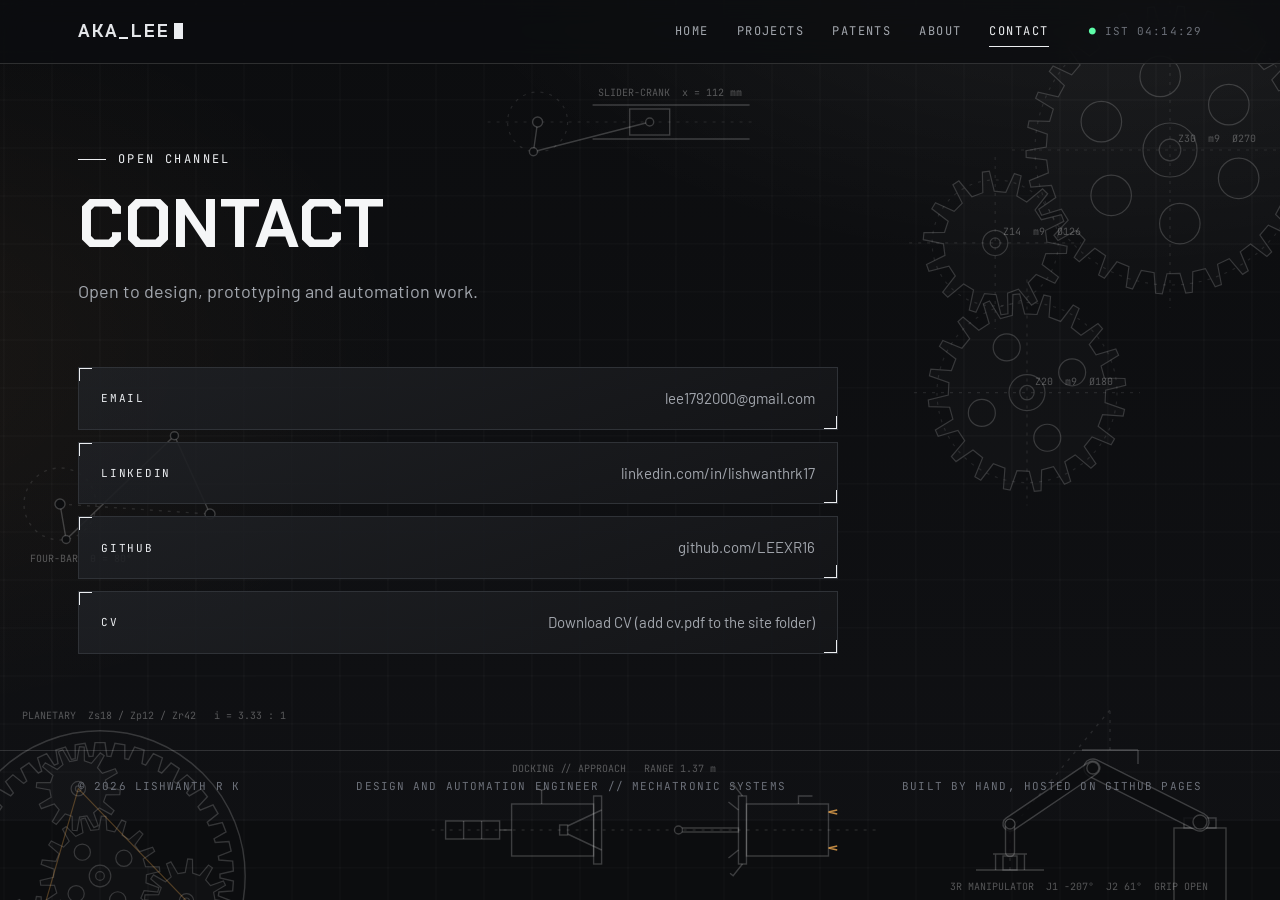
<file: contact.html>
<!DOCTYPE html>
<html lang="en">
<head>
<meta charset="utf-8">
<meta name="viewport" content="width=device-width, initial-scale=1">
<title>Contact // Lishwanth R K</title>
<link rel="preconnect" href="https://fonts.googleapis.com">
<link href="https://fonts.googleapis.com/css2?family=Barlow:wght@400;500&family=Chakra+Petch:wght@500;600;700&family=JetBrains+Mono:wght@400;500&display=swap" rel="stylesheet">
<link rel="stylesheet" href="css/style.css">
</head>
<body data-page="contact">
<canvas id="bg"></canvas><div id="glow"></div>
<div id="nav"></div>

<main>
  <section class="page-head">
    <div class="wrap">
      <div class="eyebrow">Open channel</div>
      <h1>Contact</h1>
      <p class="lead">Open to design, prototyping and automation work.</p>
    </div>
  </section>
  <section style="padding-top:20px">
    <div class="wrap"><div class="links" id="c-links" style="max-width:760px"></div></div>
  </section>
</main>

<div id="foot"></div>
<script src="data/content.js"></script>
<script src="js/main.js"></script>
</body>
</html>
</file>
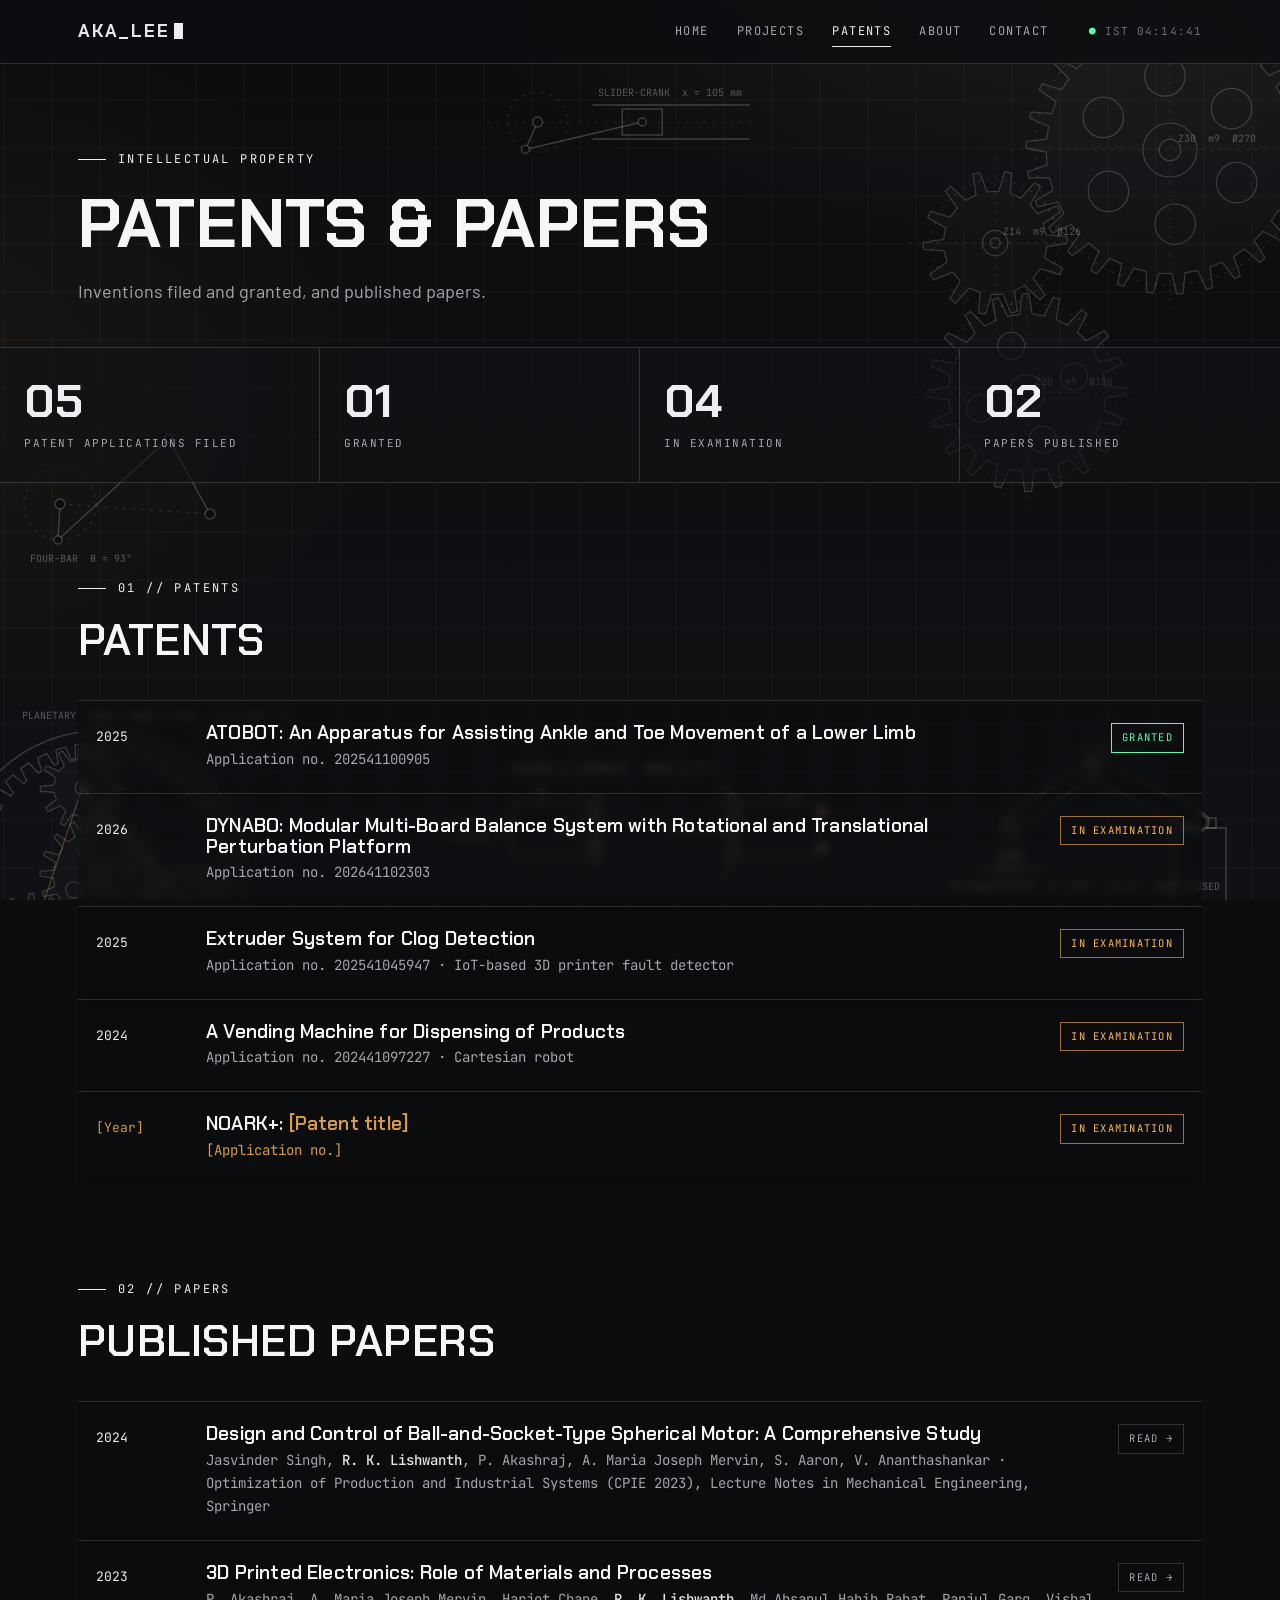
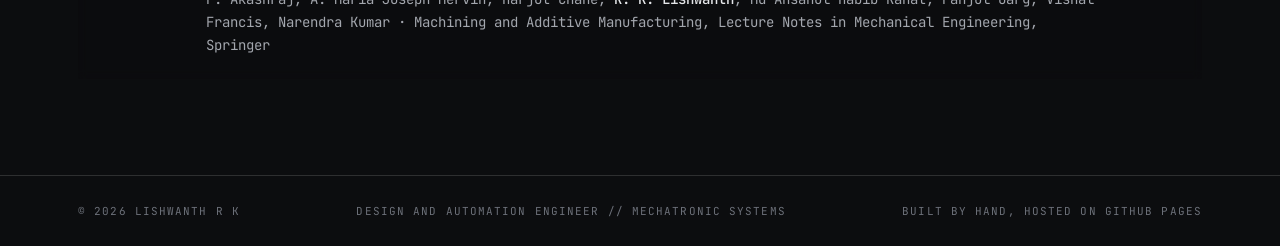
<file: publications.html>
<!DOCTYPE html>
<html lang="en">
<head>
<meta charset="utf-8">
<meta name="viewport" content="width=device-width, initial-scale=1">
<title>Patents and Papers // Lishwanth R K</title>
<link rel="preconnect" href="https://fonts.googleapis.com">
<link href="https://fonts.googleapis.com/css2?family=Barlow:wght@400;500&family=Chakra+Petch:wght@500;600;700&family=JetBrains+Mono:wght@400;500&display=swap" rel="stylesheet">
<link rel="stylesheet" href="css/style.css">
</head>
<body data-page="publications">
<canvas id="bg"></canvas><div id="glow"></div>
<div id="nav"></div>

<main>
  <section class="page-head">
    <div class="wrap">
      <div class="eyebrow">Intellectual property</div>
      <h1>Patents &amp; Papers</h1>
      <p class="lead">Inventions filed and granted, and published papers.</p>
    </div>
  </section>
  <div class="stats" id="pb-stats"></div>
  <section>
    <div class="wrap">
      <div class="eyebrow">01 // Patents</div>
      <h2 class="rv">Patents</h2>
      <div id="pb-patents"></div>
    </div>
  </section>
  <section style="padding-top:0">
    <div class="wrap">
      <div class="eyebrow">02 // Papers</div>
      <h2 class="rv">Published papers</h2>
      <div id="pb-papers"></div>
    </div>
  </section>
</main>

<div id="foot"></div>
<script src="data/content.js"></script>
<script src="js/main.js"></script>
</body>
</html>
</file>
<file: css/style.css>
/* ===== Tokens: change colours and fonts here ===== */
:root {
  --bg: #0c0d0f;
  --bg-2: #121316;
  --panel: #18191c;
  --panel-2: #1f2125;
  --line: #2f3237;
  --line-soft: rgba(255, 255, 255, 0.14);
  --accent: #eceef1;
  --accent-dim: #9499a1;
  --amber: #ffb454;
  --green: #5dfca8;
  --text: #e4e6e9;
  --dim: #a3a7ae;
  --mute: #6c7079;
  --display: "Chakra Petch", sans-serif;
  --body: "Barlow", sans-serif;
  --mono: "JetBrains Mono", monospace;
  --ease: cubic-bezier(0.16, 1, 0.3, 1);
}

*, *::before, *::after { box-sizing: border-box; margin: 0; padding: 0; }
html { scroll-behavior: smooth; background: #0c0d0f; }
body {
  background:
    radial-gradient(1100px 600px at 85% -10%, rgba(255, 255, 255, 0.07), transparent 60%),
    radial-gradient(900px 600px at -10% 40%, rgba(255, 180, 84, 0.05), transparent 60%),
    linear-gradient(180deg, var(--bg) 0%, #101114 100%);
  background-attachment: fixed;
  color: var(--text);
  font-family: var(--body);
  font-size: 16px;
  line-height: 1.65;
  overflow-x: hidden;
  opacity: 0;
  transition: opacity 0.35s ease;
}
body.ready { opacity: 1; }
body.leaving { opacity: 0; transition-duration: 0.18s; }
a { color: inherit; text-decoration: none; }
img { display: block; max-width: 100%; }
::selection { background: var(--accent); color: var(--bg); }
::-webkit-scrollbar { width: 6px; }
::-webkit-scrollbar-track { background: var(--bg); }
::-webkit-scrollbar-thumb { background: var(--accent-dim); }

#bg { position: fixed; inset: 0; width: 100%; height: 100%; z-index: 0; pointer-events: none; }
#glow {
  position: fixed; width: 520px; height: 520px; border-radius: 50%; z-index: 0; pointer-events: none;
  background: radial-gradient(circle, rgba(255, 255, 255, 0.09), transparent 65%);
  transform: translate(-50%, -50%); left: -999px; top: -999px;
}
main, footer { position: relative; z-index: 1; }
.wrap { max-width: 1180px; margin: 0 auto; padding: 0 28px; }
.todo { color: var(--amber); opacity: 0.85; font-style: normal; }

/* ===== Nav ===== */
.nav {
  position: fixed; top: 0; left: 0; right: 0; z-index: 50; height: 64px;
  background: rgba(12, 13, 15, 0.8); backdrop-filter: blur(14px);
  border-bottom: 1px solid var(--line-soft);
}
.nav .wrap { height: 100%; display: flex; align-items: center; gap: 28px; }
.logo { font-family: var(--display); font-weight: 700; font-size: 18px; letter-spacing: 0.12em; color: var(--text); }
.logo b { color: var(--accent); font-weight: 700; }
.logo i { display: inline-block; width: 9px; height: 16px; margin-left: 4px; background: var(--accent); vertical-align: -2px; animation: blink 1.1s steps(2) infinite; }
.nav-links { display: flex; gap: 4px; margin-left: auto; }
.nav-links a {
  font-family: var(--mono); font-size: 12px; letter-spacing: 0.12em; text-transform: uppercase;
  color: var(--dim); padding: 8px 12px; position: relative; transition: color 0.2s;
}
.nav-links a::after { content: ""; position: absolute; left: 12px; right: 12px; bottom: 2px; height: 1px; background: var(--accent); transform: scaleX(0); transform-origin: left; transition: transform 0.3s var(--ease); }
.nav-links a:hover, .nav-links a.on { color: var(--accent); }
.nav-links a:hover::after, .nav-links a.on::after { transform: scaleX(1); }
.clock { font-family: var(--mono); font-size: 11px; color: var(--mute); letter-spacing: 0.1em; white-space: nowrap; }
.clock b { color: var(--green); font-weight: 400; }
.burger { display: none; background: none; border: 1px solid var(--line); color: var(--accent); font-family: var(--mono); font-size: 12px; padding: 7px 10px; margin-left: auto; cursor: pointer; }
@media (max-width: 900px) {
  .clock { display: none; }
  .burger { display: block; }
  .nav-links { display: none; position: absolute; top: 64px; left: 0; right: 0; flex-direction: column; background: var(--bg-2); border-bottom: 1px solid var(--line); padding: 12px 16px; margin: 0; }
  .nav-links.open { display: flex; }
  .nav-links a { padding: 14px 12px; font-size: 13px; }
}

/* ===== Type ===== */
.eyebrow { font-family: var(--mono); font-size: 12px; letter-spacing: 0.2em; text-transform: uppercase; color: var(--accent); display: flex; align-items: center; gap: 12px; margin-bottom: 18px; }
.eyebrow::before { content: ""; width: 28px; height: 1px; background: var(--accent); }
h1, h2, h3 { font-family: var(--display); font-weight: 600; line-height: 1.08; letter-spacing: 0.01em; color: #f5f6f7; }
h1 { font-size: clamp(40px, 7vw, 84px); font-weight: 700; text-transform: uppercase; }
h2 { font-size: clamp(28px, 4vw, 44px); text-transform: uppercase; margin-bottom: 36px; }
h3 { font-size: 22px; }
.lead { font-size: 18px; color: var(--dim); max-width: 620px; }
section { padding: 96px 0; }
.page-head { padding: 150px 0 40px; }
.page-head h1 { font-size: clamp(36px, 6vw, 68px); margin-bottom: 16px; }

/* ===== Buttons ===== */
.btn {
  display: inline-flex; align-items: center; gap: 10px; font-family: var(--mono); font-size: 12px;
  letter-spacing: 0.14em; text-transform: uppercase; padding: 14px 22px; border: 1px solid var(--accent);
  color: var(--accent); background: rgba(255, 255, 255, 0.04); cursor: pointer; position: relative; overflow: hidden;
  clip-path: polygon(10px 0, 100% 0, 100% calc(100% - 10px), calc(100% - 10px) 100%, 0 100%, 0 10px);
  transition: color 0.25s, background 0.25s;
}
.btn:hover { background: var(--accent); color: var(--bg); }
.btn.solid { background: var(--accent); color: var(--bg); }
.btn.solid:hover { background: transparent; color: var(--accent); }
.btn span { transition: transform 0.25s var(--ease); }
.btn:hover span { transform: translateX(5px); }
.row { display: flex; gap: 14px; flex-wrap: wrap; }

/* ===== HUD panel ===== */
.hud { position: relative; background: linear-gradient(160deg, rgba(31, 33, 37, 0.9), rgba(21, 22, 25, 0.9)); border: 1px solid var(--line); transition: border-color 0.3s, transform 0.35s var(--ease); }
.hud::before, .hud::after { content: ""; position: absolute; width: 14px; height: 14px; border: 2px solid var(--accent); pointer-events: none; transition: width 0.3s var(--ease), height 0.3s var(--ease); z-index: 2; }
.hud::before { top: -1px; left: -1px; border-right: 0; border-bottom: 0; }
.hud::after { bottom: -1px; right: -1px; border-left: 0; border-top: 0; }
.hud:hover { border-color: rgba(255, 255, 255, 0.45); }
.hud:hover::before, .hud:hover::after { width: 26px; height: 26px; }
.scan { overflow: hidden; }
.scan > .beam { position: absolute; left: 0; right: 0; top: -40%; height: 40%; background: linear-gradient(180deg, transparent, rgba(255, 255, 255, 0.10), transparent); pointer-events: none; z-index: 1; }
.scan:hover > .beam { animation: sweep 1.1s linear; }
@keyframes sweep { to { top: 110%; } }

/* ===== Image slots ===== */
.slot {
  position: relative; width: 100%; aspect-ratio: 16 / 10; overflow: hidden; background-color: #131417;
  background-image: repeating-linear-gradient(135deg, rgba(255, 255, 255, 0.05) 0 2px, transparent 2px 14px);
  display: flex; align-items: center; justify-content: center; text-align: center;
}
.slot.wide { aspect-ratio: 21 / 9; }
.slot.tall { aspect-ratio: 4 / 5; }
.slot.sq { aspect-ratio: 1; }
.slot .ph { font-family: var(--mono); font-size: 11px; letter-spacing: 0.08em; color: var(--mute); padding: 12px; line-height: 1.7; }
.slot .ph b { display: block; color: var(--accent-dim); font-weight: 400; letter-spacing: 0.2em; margin-bottom: 4px; }
.slot::before, .slot::after { content: ""; position: absolute; background: rgba(255, 255, 255, 0.12); }
.slot::before { left: 50%; top: 10%; bottom: 10%; width: 1px; }
.slot::after { top: 50%; left: 10%; right: 10%; height: 1px; }
.slot.filled::before, .slot.filled::after { display: none; }
.slot img { position: absolute; inset: 0; width: 100%; height: 100%; object-fit: cover; opacity: 0; transition: opacity 0.6s, transform 0.8s var(--ease); }
.slot.filled img { opacity: 1; }
.slot.filled .ph { display: none; }
.card:hover .slot img { transform: scale(1.05); }

/* ===== Hero ===== */
.hero { min-height: 100vh; padding: 130px 0 60px; display: flex; align-items: center; }
.hero-grid { display: grid; grid-template-columns: 1.15fr 0.85fr; gap: 56px; align-items: center; }
@media (max-width: 960px) { .hero-grid { grid-template-columns: 1fr; } }
.hero h1 { margin-bottom: 20px; }
.hero h1 .l { display: block; overflow: hidden; }
.hero h1 .l > span { display: block; transform: translateY(105%); animation: rise 0.9s var(--ease) forwards; }
.hero h1 .l:nth-child(2) > span { animation-delay: 0.12s; color: transparent; -webkit-text-stroke: 1.5px var(--accent-dim); }
.typed { font-family: var(--mono); font-size: 15px; color: var(--dim); margin-bottom: 22px; min-height: 26px; }
.typed b { color: var(--amber); font-weight: 400; }
.typed i { display: inline-block; width: 8px; height: 16px; background: var(--amber); vertical-align: -2px; margin-left: 3px; animation: blink 0.9s steps(2) infinite; }
.hero .lead { margin-bottom: 32px; }
@keyframes rise { to { transform: translateY(0); } }
@keyframes blink { 50% { opacity: 0; } }

.sim { padding: 18px; }
.sim-head, .sim-foot { white-space: nowrap; display: flex; justify-content: space-between; font-family: var(--mono); font-size: 11px; letter-spacing: 0.12em; color: var(--mute); text-transform: uppercase; }
.sim-head b { color: var(--green); font-weight: 400; }
.sim svg { width: 100%; height: auto; display: block; margin: 8px 0; }
.sim-foot { gap: 10px; flex-wrap: wrap; }
.sim-foot span b { color: var(--accent); font-weight: 400; display: inline-block; min-width: 58px; }

/* ===== Stats ===== */
.stats { display: grid; grid-template-columns: repeat(4, 1fr); border-top: 1px solid var(--line-soft); border-bottom: 1px solid var(--line-soft); background: rgba(18, 19, 22, 0.6); }
.stat { padding: 30px 24px; border-right: 1px solid var(--line-soft); }
.stat:last-child { border-right: 0; }
.stat .n { font-family: var(--display); font-size: 46px; font-weight: 700; color: var(--accent); line-height: 1; }
.stat .k { font-family: var(--mono); font-size: 11px; letter-spacing: 0.14em; text-transform: uppercase; color: var(--dim); margin-top: 10px; }
@media (max-width: 700px) { .stats { grid-template-columns: 1fr 1fr; } .stat:nth-child(2) { border-right: 0; } .stat:nth-child(-n + 2) { border-bottom: 1px solid var(--line-soft); } }

/* ===== Ticker ===== */
.ticker { overflow: hidden; border-bottom: 1px solid var(--line-soft); padding: 14px 0; }
.ticker-track { display: flex; width: max-content; animation: slide 34s linear infinite; }
.ticker:hover .ticker-track { animation-play-state: paused; }
.ticker a { font-family: var(--mono); font-size: 12px; letter-spacing: 0.14em; text-transform: uppercase; color: var(--dim); padding: 0 28px; display: flex; align-items: center; gap: 10px; white-space: nowrap; transition: color 0.2s; }
.ticker a:hover { color: var(--accent); }
@keyframes slide { to { transform: translateX(-50%); } }
.dot { width: 7px; height: 7px; border-radius: 50%; background: var(--green); box-shadow: 0 0 8px var(--green); flex-shrink: 0; animation: pulse 2s ease-in-out infinite; }
.dot.design { background: var(--amber); box-shadow: 0 0 8px var(--amber); }
.dot.built { background: var(--accent); box-shadow: 0 0 8px var(--accent); }
@keyframes pulse { 50% { opacity: 0.35; } }

/* ===== Grids and cards ===== */
.two { display: grid; grid-template-columns: 0.8fr 1.2fr; gap: 56px; align-items: start; }
@media (max-width: 860px) { .two { grid-template-columns: 1fr; gap: 36px; } }
.prose p { color: var(--dim); margin-bottom: 16px; font-size: 17px; }
.grid { display: grid; grid-template-columns: repeat(auto-fill, minmax(320px, 1fr)); gap: 22px; }
.card { display: flex; flex-direction: column; will-change: transform; }
.card-body { padding: 22px 22px 24px; display: flex; flex-direction: column; gap: 12px; flex: 1; }
.card-meta { display: flex; justify-content: space-between; align-items: center; font-family: var(--mono); font-size: 11px; letter-spacing: 0.12em; text-transform: uppercase; color: var(--mute); }
.card-meta .st { display: flex; align-items: center; gap: 8px; color: var(--dim); }
.card h3 { transition: color 0.25s; }
.card:hover h3 { color: var(--accent); }
.card .full { font-family: var(--mono); font-size: 12px; color: var(--accent-dim); margin-top: -6px; }
.card p { color: var(--dim); font-size: 15px; }
.tags { display: flex; flex-wrap: wrap; gap: 6px; margin-top: auto; padding-top: 6px; }
.tag { font-family: var(--mono); font-size: 10px; letter-spacing: 0.1em; text-transform: uppercase; padding: 4px 8px; border: 1px solid var(--line); color: var(--dim); }
.tag.grp { border-color: rgba(255, 180, 84, 0.5); color: var(--amber); }
.more { font-family: var(--mono); font-size: 11px; letter-spacing: 0.14em; text-transform: uppercase; color: var(--accent); }

.filters { display: flex; flex-wrap: wrap; gap: 8px; margin-bottom: 32px; }
.filters button { font-family: var(--mono); font-size: 11px; letter-spacing: 0.12em; text-transform: uppercase; padding: 9px 14px; background: transparent; border: 1px solid var(--line); color: var(--dim); cursor: pointer; transition: all 0.2s; }
.filters button:hover { color: var(--accent); border-color: var(--accent-dim); }
.filters button.on { background: var(--accent); border-color: var(--accent); color: var(--bg); }
.card.hide { display: none; }
.grid.four { grid-template-columns: repeat(4, minmax(0, 1fr)); }
@media (max-width: 1100px) { .grid.four { grid-template-columns: repeat(2, minmax(0, 1fr)); } }
@media (max-width: 620px) { .grid.four { grid-template-columns: 1fr; } }
.tk { width: 6px; height: 6px; background: var(--accent-dim); transform: rotate(45deg); flex-shrink: 0; }

.domains { display: grid; grid-template-columns: repeat(auto-fit, minmax(230px, 1fr)); gap: 22px; }
.domain { padding: 26px 24px; }
.domain .idx { font-family: var(--mono); font-size: 11px; color: var(--amber); letter-spacing: 0.16em; }
.domain h3 { margin: 10px 0 14px; font-size: 20px; }
.domain li { list-style: none; color: var(--dim); font-size: 14.5px; padding: 5px 0 5px 18px; position: relative; }
.domain li::before { content: ""; position: absolute; left: 0; top: 14px; width: 8px; height: 1px; background: var(--accent); }

/* ===== Project detail ===== */
.crumb { font-family: var(--mono); font-size: 11px; letter-spacing: 0.14em; text-transform: uppercase; color: var(--mute); margin-bottom: 22px; }
.crumb a:hover { color: var(--accent); }
.detail-meta { display: flex; flex-wrap: wrap; gap: 10px 18px; align-items: center; margin: 18px 0 34px; font-family: var(--mono); font-size: 12px; letter-spacing: 0.1em; text-transform: uppercase; color: var(--dim); }
.detail-meta .st { display: flex; align-items: center; gap: 8px; }
.blocks { display: grid; grid-template-columns: 1.25fr 0.75fr; gap: 40px; margin-top: 48px; align-items: start; }
@media (max-width: 860px) { .blocks { grid-template-columns: 1fr; } }
.block { margin-bottom: 34px; }
.block h3 { font-size: 15px; font-family: var(--mono); font-weight: 400; letter-spacing: 0.18em; text-transform: uppercase; color: var(--accent); margin-bottom: 12px; }
.block p { color: var(--dim); font-size: 17px; }
.spec { padding: 22px; }
.spec h3 { font-size: 13px; font-family: var(--mono); font-weight: 400; letter-spacing: 0.18em; text-transform: uppercase; color: var(--amber); margin-bottom: 12px; }
.spec dl { display: grid; grid-template-columns: 1fr; }
.spec dt { font-family: var(--mono); font-size: 10.5px; letter-spacing: 0.14em; text-transform: uppercase; color: var(--mute); padding-top: 12px; border-top: 1px solid var(--line-soft); }
.spec dd { color: var(--text); font-size: 14.5px; padding: 3px 0 12px; }
.spec dt:first-of-type { border-top: 0; padding-top: 0; }
.gallery { display: grid; grid-template-columns: repeat(3, 1fr); gap: 14px; }
@media (max-width: 700px) { .gallery { grid-template-columns: 1fr 1fr; } }
.pager { display: flex; justify-content: space-between; gap: 16px; margin-top: 56px; padding-top: 28px; border-top: 1px solid var(--line-soft); }
.pager a { font-family: var(--display); font-size: 20px; color: var(--text); transition: color 0.2s; }
.pager a small { display: block; font-family: var(--mono); font-size: 10.5px; letter-spacing: 0.16em; text-transform: uppercase; color: var(--mute); }
.pager a:hover { color: var(--accent); }
.pager a:last-child { text-align: right; }

/* ===== Lists (publications, timeline, links) ===== */
.list-row { display: grid; grid-template-columns: 90px 1fr auto; gap: 20px; align-items: start; padding: 22px 0; border-top: 1px solid var(--line-soft); transition: padding-left 0.3s var(--ease), background 0.3s; }
.list-row:hover { padding-left: 12px; background: rgba(255, 255, 255, 0.03); }
.list-row .yr { font-family: var(--mono); font-size: 13px; color: var(--accent); padding-top: 3px; }
.list-row h3 { font-size: 19px; margin-bottom: 4px; }
.list-row p { font-size: 14px; color: var(--dim); font-family: var(--mono); }
.pill { font-family: var(--mono); font-size: 10.5px; letter-spacing: 0.12em; text-transform: uppercase; padding: 5px 10px; border: 1px solid var(--line); color: var(--dim); white-space: nowrap; }
.pill.granted { border-color: var(--green); color: var(--green); }
.pill.examination { border-color: rgba(255, 180, 84, 0.6); color: var(--amber); }
@media (max-width: 640px) { .list-row { grid-template-columns: 1fr; gap: 6px; } }
.links { display: grid; gap: 12px; }
.link { display: flex; justify-content: space-between; gap: 16px; align-items: center; padding: 18px 22px; }
.link .k { font-family: var(--mono); font-size: 11px; letter-spacing: 0.16em; text-transform: uppercase; color: var(--accent); }
.link .v { color: var(--dim); font-size: 15px; text-align: right; word-break: break-word; }

.cta { text-align: center; padding: 110px 0; }
.cta h2 { font-size: clamp(32px, 6vw, 64px); margin-bottom: 18px; }
.cta .lead { margin: 0 auto 30px; }
.cta .row { justify-content: center; }

footer { border-top: 1px solid var(--line-soft); padding: 26px 0; }
footer .wrap { display: flex; justify-content: space-between; flex-wrap: wrap; gap: 10px; font-family: var(--mono); font-size: 11px; letter-spacing: 0.1em; color: var(--mute); text-transform: uppercase; }

/* ===== Reveal ===== */
.rv { opacity: 0; transform: translateY(26px); transition: opacity 0.8s var(--ease), transform 0.8s var(--ease); }
.rv.in { opacity: 1; transform: none; }

/* ===== Boot overlay ===== */
#boot { position: fixed; inset: 0; z-index: 100; background: var(--bg); display: flex; align-items: center; justify-content: center; transition: opacity 0.45s, visibility 0.45s; cursor: pointer; }
#boot.done { opacity: 0; visibility: hidden; }
#boot pre { font-family: var(--mono); font-size: 13px; line-height: 2; color: var(--accent); min-width: 280px; white-space: pre-wrap; }
#boot pre b { color: var(--green); font-weight: 400; }

@media (prefers-reduced-motion: reduce) {
  *, *::before, *::after { animation: none !important; transition-duration: 0.01ms !important; }
  .rv { opacity: 1; transform: none; }
  .hero h1 .l > span { transform: none; }
}

/* ===== Process (design, fabricate, prototype) ===== */
.flow { height: 2px; margin-bottom: 22px; background: linear-gradient(90deg, transparent, var(--accent), transparent) no-repeat; background-size: 28% 100%; background-color: var(--line); animation: flow 3.2s linear infinite; }
@keyframes flow { from { background-position: -40% 0; } to { background-position: 140% 0; } }
.process { display: grid; grid-template-columns: repeat(4, 1fr); gap: 22px; }
@media (max-width: 1040px) { .process { grid-template-columns: 1fr 1fr; } }
@media (max-width: 560px) { .process { grid-template-columns: 1fr; } }
.step { padding: 28px 26px; }
.step .num { font-family: var(--display); font-size: 54px; font-weight: 700; line-height: 1; color: transparent; -webkit-text-stroke: 1px var(--accent-dim); }
.step h3 { margin: 14px 0 10px; text-transform: uppercase; }
.step p { color: var(--dim); font-size: 15.5px; }
.step .flag { display: inline-block; margin-top: 14px; }
.step.key { border-color: rgba(255, 180, 84, 0.45); }
.step.key .num { -webkit-text-stroke-color: var(--amber); }

/* ===== Drill-bit cursor ===== */
html.gc, html.gc * { cursor: none !important; }
#tool-cursor { position: fixed; left: 0; top: 0; width: 0; height: 0; z-index: 200; pointer-events: none; opacity: 0; transition: opacity 0.2s; will-change: transform; }
#tool-cursor.on { opacity: 1; }
#tool-cursor .gs { transform-origin: 0 0; transition: transform 0.25s var(--ease); }
#tool-cursor.hot .gs { transform: scale(1.18); }
#tool-cursor.down .gs { transform: translate(-2px, -3px); }
#tool-cursor.hot.down .gs { transform: scale(1.18) translate(-2px, -3px); }
#tool-cursor .bt { fill: rgba(12, 13, 15, 0.85); stroke: #eceef1; stroke-width: 1.2; stroke-linejoin: round; }
#tool-cursor .bl { fill: none; stroke: rgba(236, 238, 241, 0.5); stroke-width: 1; }
#tool-cursor .bk { fill: #17181b; stroke: none; }
#tool-cursor .bf { fill: rgba(236, 238, 241, 0.14); stroke: none; transition: fill 0.2s; }
#tool-cursor .gv { fill: rgba(12, 13, 15, 0.92); stroke: rgba(236, 238, 241, 0.85); stroke-width: 1; stroke-linejoin: round; transition: stroke 0.2s; }
#tool-cursor .bo { fill: none; stroke: #eceef1; stroke-width: 1.3; stroke-linejoin: round; transition: stroke 0.2s; }
#tool-cursor.hot .bf { fill: rgba(255, 180, 84, 0.2); }
#tool-cursor.hot .gv { stroke: rgba(255, 180, 84, 0.9); }
#tool-cursor.hot .bo { stroke: #ffb454; }

/* ===== Cursor: no torch glow, high-contrast drill ===== */
#glow { display: none !important; }
#tool-cursor svg { filter: drop-shadow(0 0 1px #000) drop-shadow(0 1px 2px rgba(0, 0, 0, 0.9)); }
#tool-cursor .bt { fill: #8f949c; stroke: #ffffff; stroke-width: 1.3; }
#tool-cursor .bl { stroke: rgba(255, 255, 255, 0.9); }
#tool-cursor .bf { fill: #c9cdd3; }
#tool-cursor .gv { fill: #08090a; stroke: #ffffff; stroke-width: 1; }
#tool-cursor .bo { stroke: #ffffff; stroke-width: 1.5; }
#tool-cursor.hot .bf { fill: #ffc070; }
#tool-cursor.hot .gv { fill: #08090a; stroke: #ffb454; }
#tool-cursor.hot .bo { stroke: #ffb454; }

/* ===== Readability: frosted rows over the moving background ===== */
.list-row { padding: 22px 18px; background: rgba(12, 13, 15, 0.45); -webkit-backdrop-filter: blur(4px); backdrop-filter: blur(4px); }
.list-row:hover { padding-left: 30px; background: rgba(18, 19, 22, 0.6); }
</file>
